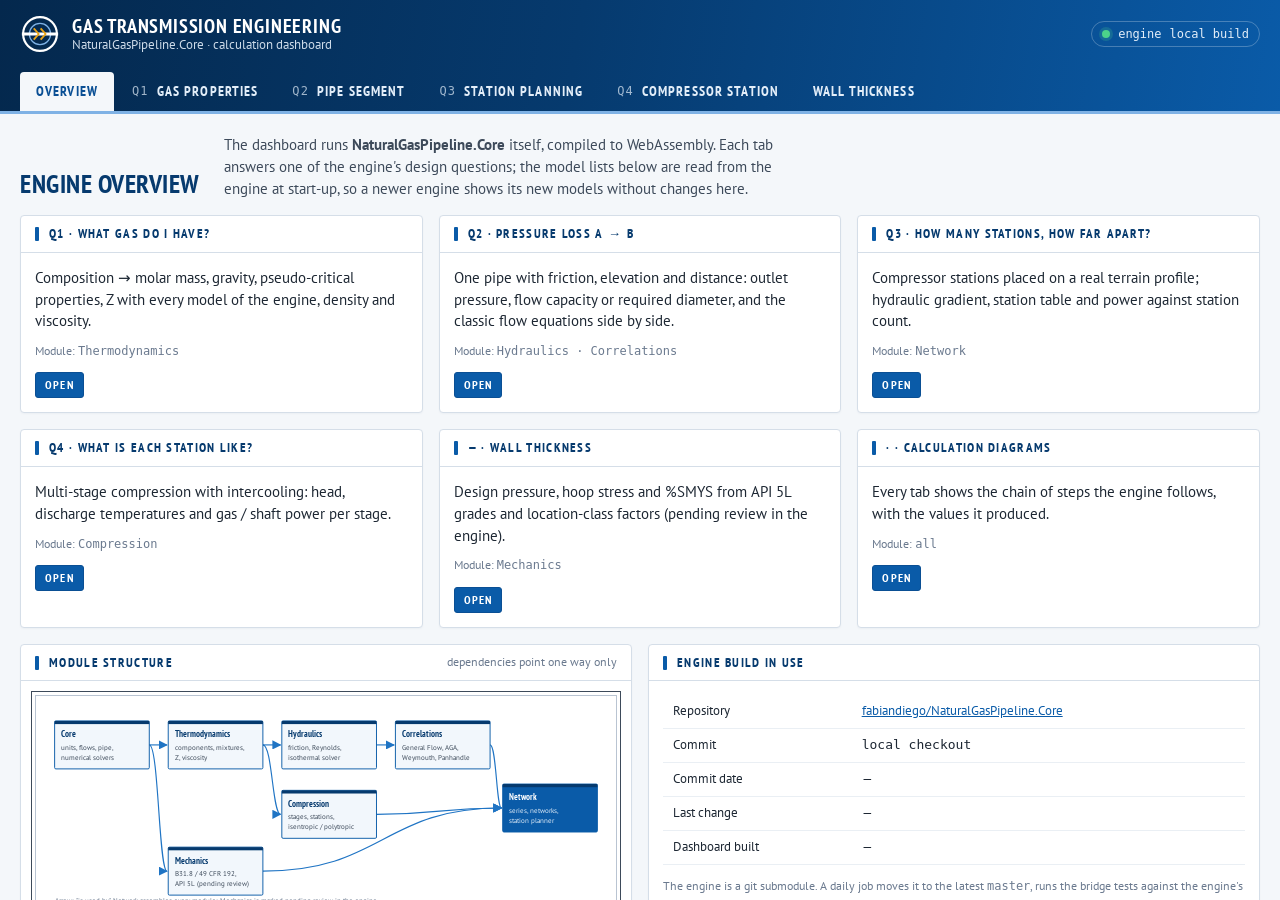
<file: src/NaturalGasPipeline.Dashboard/wwwroot/index.html>
<!DOCTYPE html>
<html lang="en">
<head>
    <meta charset="utf-8" />
    <meta name="viewport" content="width=device-width, initial-scale=1.0" />
    <title>Gas Transmission Dashboard</title>
    <base href="/" />
    <link rel="preconnect" href="https://fonts.googleapis.com" />
    <link rel="preconnect" href="https://fonts.gstatic.com" crossorigin />
    <link href="https://fonts.googleapis.com/css2?family=PT+Mono&family=PT+Sans+Narrow:wght@400;700&family=PT+Sans:ital,wght@0,400;0,700;1,400&display=swap" rel="stylesheet" />
    <link rel="stylesheet" href="css/app.css" />
    <link rel="icon" type="image/svg+xml" href="favicon.svg" />
</head>
<body>
    <div id="app">
        <div class="boot">
            <svg class="boot-mark" viewBox="0 0 64 64" aria-hidden="true"><circle cx="32" cy="32" r="28" fill="none" stroke="currentColor" stroke-width="4"/><path d="M6 32h52" stroke="currentColor" stroke-width="6"/><path d="M22 22l8 10-8 10M34 22l8 10-8 10" fill="none" stroke="#fff" stroke-width="3"/></svg>
            <div class="boot-title">Loading the calculation engine…</div>
            <div class="boot-sub">The engine runs in your browser (WebAssembly). First load downloads it once.</div>
        </div>
    </div>
    <div id="blazor-error-ui">
        An unhandled error has occurred. <a href="" class="reload">Reload</a>
        <a class="dismiss">🗙</a>
    </div>
    <script src="_framework/blazor.webassembly.js"></script>
</body>
</html>
</file>
<file: src/NaturalGasPipeline.Dashboard/wwwroot/css/app.css>
/*
  Visual language: industrial gas-transmission corporate style — deep
  corporate blue, white, steel greys, engineering-drawing frames. Original
  marks and palette; no third-party logo, wordmark or typeface is used.
  Fonts: PT Sans / PT Sans Narrow / PT Mono (ParaType, SIL Open Font License).
*/
:root {
  --blue-900: #04284d;
  --blue-800: #063a6e;
  --blue-700: #0a4f94;
  --blue-600: #0a5ba8;
  --blue-500: #1f74c4;
  --blue-300: #7fb2e5;
  --blue-100: #e3eef9;
  --blue-50:  #f2f7fc;
  --steel-900: #1d2733;
  --steel-700: #3d4a5a;
  --steel-500: #6b7a8f;
  --steel-300: #b9c4d2;
  --steel-200: #d5dee8;
  --steel-100: #eaeff4;
  --paper: #ffffff;
  --page: #f4f7fa;
  --flame: #e8a317;
  --ok: #1f8a4c;
  --warn: #b7791f;
  --bad: #c53030;
  --radius: 4px;
  --mono: "PT Mono", ui-monospace, "Cascadia Mono", Consolas, monospace;
  --sans: "PT Sans", "Segoe UI", system-ui, -apple-system, sans-serif;
  --narrow: "PT Sans Narrow", "Arial Narrow", "PT Sans", sans-serif;
}

* { box-sizing: border-box; }
html, body { margin: 0; padding: 0; }
body {
  background: var(--page);
  color: var(--steel-900);
  font: 15px/1.45 var(--sans);
  -webkit-font-smoothing: antialiased;
}
a { color: var(--blue-600); }
code, .num { font-family: var(--mono); font-variant-numeric: tabular-nums; }

/* ---------- Header ---------- */
.topbar {
  background: linear-gradient(100deg, var(--blue-900) 0%, var(--blue-800) 45%, var(--blue-600) 100%);
  color: #fff;
  border-bottom: 3px solid var(--blue-300);
}
.topbar-inner {
  max-width: 1320px; margin: 0 auto; padding: 14px 20px 0;
  display: flex; flex-wrap: wrap; align-items: center; gap: 12px 20px;
}
.brand { display: flex; align-items: center; gap: 12px; min-width: 0; }
.brand svg { width: 40px; height: 40px; flex: none; }
.brand-title { font: 700 20px/1.1 var(--narrow); letter-spacing: .04em; text-transform: uppercase; }
.brand-sub { font: 13px/1.2 var(--sans); color: var(--blue-100); opacity: .9; }
.engine-chip {
  margin-left: auto; display: flex; gap: 8px; align-items: center;
  font: 12px/1.2 var(--mono); color: var(--blue-100);
  border: 1px solid rgba(255,255,255,.25); border-radius: 999px; padding: 5px 10px;
}
.engine-chip .dot { width: 8px; height: 8px; border-radius: 50%; background: #4cd38a; box-shadow: 0 0 0 3px rgba(76,211,138,.2); }
.engine-chip a { color: #fff; }

.tabs {
  width: 100%; display: flex; gap: 2px; overflow-x: auto; scrollbar-width: none;
  margin-top: 6px;
}
.tabs::-webkit-scrollbar { display: none; }
.tab {
  flex: none; appearance: none; border: 0; cursor: pointer;
  background: transparent; color: var(--blue-100);
  font: 700 14px/1 var(--narrow); letter-spacing: .08em; text-transform: uppercase;
  padding: 12px 16px 13px; border-radius: var(--radius) var(--radius) 0 0;
  display: flex; align-items: center; gap: 8px;
}
.tab .q { font: 12px/1 var(--mono); opacity: .7; }
.tab:hover { background: rgba(255,255,255,.08); color: #fff; }
.tab.active { background: var(--page); color: var(--blue-700); }

/* ---------- Layout ---------- */
main { max-width: 1320px; margin: 0 auto; padding: 20px; }
.page-head { display: flex; flex-wrap: wrap; align-items: end; gap: 8px 24px; margin-bottom: 16px; }
.page-head h1 { margin: 0; font: 700 26px/1.15 var(--narrow); letter-spacing: .02em; color: var(--blue-800); text-transform: uppercase; }
.page-head p { margin: 0; color: var(--steel-700); max-width: 72ch; }
.grid { display: grid; gap: 16px; }
.cols-2 { grid-template-columns: minmax(300px, 380px) 1fr; }
.cols-3 { grid-template-columns: repeat(3, minmax(0, 1fr)); }
.cols-even { grid-template-columns: 1fr 1fr; }
@media (max-width: 1000px) { .cols-2, .cols-3, .cols-even { grid-template-columns: 1fr; } }
.stack { display: flex; flex-direction: column; gap: 16px; min-width: 0; }

.card {
  background: var(--paper); border: 1px solid var(--steel-200); border-radius: var(--radius);
  box-shadow: 0 1px 2px rgba(4,40,77,.04); min-width: 0;
}
.card-h {
  display: flex; align-items: center; gap: 10px; padding: 10px 14px;
  border-bottom: 1px solid var(--steel-200);
  font: 700 13px/1.2 var(--narrow); letter-spacing: .1em; text-transform: uppercase; color: var(--blue-800);
}
.card-h::before { content: ""; width: 4px; height: 14px; background: var(--blue-600); border-radius: 1px; }
.card-h .aside { margin-left: auto; font: 12px/1.2 var(--sans); letter-spacing: 0; text-transform: none; color: var(--steel-500); }
.card-b { padding: 14px; }
.card-b.flush { padding: 0; }

/* ---------- Forms ---------- */
.form { display: grid; grid-template-columns: 1fr 1fr; gap: 10px 12px; }
.form .full { grid-column: 1 / -1; }
.field { display: flex; flex-direction: column; gap: 4px; min-width: 0; }
.field label { font: 12px/1.2 var(--sans); color: var(--steel-700); }
.field label .u { color: var(--steel-500); }
.field input, .field select {
  width: 100%; font: 14px/1.2 var(--mono); color: var(--steel-900);
  padding: 7px 8px; border: 1px solid var(--steel-300); border-radius: 3px; background: #fff;
}
.field select { font-family: var(--sans); }
.field input:focus, .field select:focus { outline: 2px solid var(--blue-300); outline-offset: 0; border-color: var(--blue-500); }
.check { display: flex; align-items: center; gap: 8px; font-size: 13px; color: var(--steel-700); }
.section-label {
  grid-column: 1 / -1; margin-top: 6px; padding-top: 8px; border-top: 1px dashed var(--steel-200);
  font: 700 12px/1 var(--narrow); letter-spacing: .1em; text-transform: uppercase; color: var(--steel-500);
}
.btn {
  appearance: none; cursor: pointer; border: 1px solid var(--blue-700);
  background: var(--blue-600); color: #fff; border-radius: 3px;
  font: 700 13px/1 var(--narrow); letter-spacing: .1em; text-transform: uppercase; padding: 10px 14px;
}
.btn:hover { background: var(--blue-700); }
.btn:disabled { opacity: .6; cursor: progress; }
.btn.ghost { background: #fff; color: var(--blue-700); border-color: var(--steel-300); }
.btn.ghost:hover { background: var(--blue-50); }
.btn.sm { padding: 6px 9px; font-size: 12px; }
.actions { display: flex; flex-wrap: wrap; gap: 8px; align-items: center; }

/* ---------- Key figures ---------- */
.kpis { display: grid; grid-template-columns: repeat(auto-fit, minmax(150px, 1fr)); gap: 1px; background: var(--steel-200); }
.kpi { background: #fff; padding: 12px 14px; }
.kpi .k { font: 12px/1.2 var(--sans); color: var(--steel-500); }
.kpi .v { font: 700 24px/1.2 var(--mono); color: var(--blue-800); margin-top: 4px; white-space: nowrap; }
.kpi .v small { font: 13px var(--sans); color: var(--steel-500); margin-left: 4px; }
.kpi.hl { background: var(--blue-50); }
.kpi.hl .v { color: var(--blue-600); }

/* ---------- Tables ---------- */
.table-wrap { overflow-x: auto; }
table.data { width: 100%; border-collapse: collapse; font-size: 13px; }
table.data th {
  text-align: left; font: 700 11px/1.2 var(--narrow); letter-spacing: .08em; text-transform: uppercase;
  color: var(--steel-500); padding: 8px 10px; border-bottom: 1px solid var(--steel-300); background: var(--steel-100);
  white-space: nowrap;
}
table.data td { padding: 7px 10px; border-bottom: 1px solid var(--steel-100); vertical-align: top; }
table.data td.num, table.data th.num { text-align: right; font-family: var(--mono); white-space: nowrap; }
table.data tr.sel td { background: var(--blue-50); }
table.data tr:hover td { background: var(--blue-50); }
table.data input { width: 100%; min-width: 70px; font: 13px var(--mono); padding: 4px 6px; border: 1px solid var(--steel-300); border-radius: 3px; }

.tag { display: inline-block; font: 11px/1 var(--mono); padding: 3px 6px; border-radius: 2px; background: var(--steel-100); color: var(--steel-700); white-space: nowrap; }
.tag.ok { background: #e3f4ea; color: var(--ok); }
.tag.warn { background: #fbf1df; color: var(--warn); }
.tag.bad { background: #fbe4e4; color: var(--bad); }

.notes { margin: 0; padding: 0; list-style: none; font-size: 13px; }
.notes li { padding: 7px 10px 7px 30px; position: relative; border-bottom: 1px solid var(--steel-100); }
.notes li::before { content: "!"; position: absolute; left: 10px; top: 7px; width: 14px; height: 14px; border-radius: 50%; background: var(--warn); color: #fff; font: 700 10px/14px var(--sans); text-align: center; }
.notes.info li::before { content: "i"; background: var(--blue-500); }
.error-box { border: 1px solid #f1b5b5; background: #fdf2f2; color: var(--bad); padding: 10px 14px; border-radius: var(--radius); font-size: 14px; }
.muted { color: var(--steel-500); }
.small { font-size: 12px; }

/* ---------- Calculation flow ---------- */
.flow { display: flex; flex-wrap: wrap; align-items: stretch; gap: 0; padding: 14px; }
.flow-node {
  flex: 1 1 140px; min-width: 130px; max-width: 240px;
  border: 1px solid var(--blue-300); border-top: 3px solid var(--blue-600); background: var(--blue-50);
  border-radius: 2px; padding: 8px 10px; display: flex; flex-direction: column; gap: 3px;
}
.flow-node .t { font: 700 11px/1.2 var(--narrow); letter-spacing: .08em; text-transform: uppercase; color: var(--blue-700); }
.flow-node .f { font: 12px/1.35 var(--mono); color: var(--steel-700); }
.flow-node .r { font: 700 14px/1.2 var(--mono); color: var(--blue-900); margin-top: auto; padding-top: 4px; }
.flow-node.out { border-color: var(--blue-600); background: var(--blue-600); }
.flow-node.out .t, .flow-node.out .f, .flow-node.out .r { color: #fff; }
.flow-arrow { flex: 0 0 22px; display: flex; align-items: center; justify-content: center; color: var(--blue-500); }
.flow-arrow::before { content: ""; width: 0; height: 0; border-left: 8px solid currentColor; border-top: 6px solid transparent; border-bottom: 6px solid transparent; }
@media (max-width: 640px) {
  .flow { flex-direction: column; }
  .flow-node { max-width: none; }
  .flow-arrow { flex-basis: 18px; }
  .flow-arrow::before { border-left: 6px solid transparent; border-right: 6px solid transparent; border-top: 8px solid currentColor; border-bottom: 0; }
}

/* ---------- Drawing frame (engineering sheet) ---------- */
.sheet { position: relative; border: 1px solid var(--steel-700); margin: 10px; background: #fff; }
.sheet::before { content: ""; position: absolute; inset: 3px; border: 1px solid var(--steel-300); pointer-events: none; }
.sheet .stamp {
  position: absolute; right: 3px; bottom: 3px; display: grid; grid-template-columns: auto auto; font: 10px/1.2 var(--mono);
  border-left: 1px solid var(--steel-700); border-top: 1px solid var(--steel-700); background: #fff; color: var(--steel-700);
}
.sheet .stamp span { padding: 2px 6px; border-right: 1px solid var(--steel-300); border-bottom: 1px solid var(--steel-300); }
.sheet .stamp span:nth-child(odd) { color: var(--steel-500); }
.sheet svg { display: block; width: 100%; height: auto; }
.sheet .body { padding: 10px 10px 62px; }

/* ---------- Charts ---------- */
.chart { width: 100%; height: auto; display: block; font-family: var(--sans); }
.chart .axis { stroke: var(--steel-500); stroke-width: 1; }
.chart .grid { stroke: var(--steel-100); stroke-width: 1; }
.chart .grid.major { stroke: var(--steel-200); }
.chart .tick { fill: var(--steel-500); font: 11px var(--mono); }
.chart .alabel { fill: var(--steel-700); font: 12px var(--sans); }
.legend { display: flex; flex-wrap: wrap; gap: 4px 14px; padding: 4px 12px 10px; font-size: 12px; color: var(--steel-700); }
.legend i { display: inline-block; width: 16px; height: 3px; vertical-align: middle; margin-right: 6px; border-radius: 1px; }
.legend i.dash { background-image: linear-gradient(90deg, currentColor 60%, transparent 0) !important; background-size: 6px 3px; }

/* ---------- Boot / errors ---------- */
.boot { min-height: 100vh; display: flex; flex-direction: column; align-items: center; justify-content: center; gap: 10px; color: var(--blue-700); background: linear-gradient(180deg, var(--blue-50), #fff); text-align: center; padding: 20px; }
.boot-mark { width: 64px; height: 64px; animation: pulse 1.6s ease-in-out infinite; }
.boot-title { font: 700 18px var(--narrow); letter-spacing: .08em; text-transform: uppercase; }
.boot-sub { font-size: 13px; color: var(--steel-500); max-width: 40ch; }
@keyframes pulse { 50% { opacity: .45; } }
.busy { display: inline-flex; align-items: center; gap: 8px; color: var(--steel-500); font-size: 13px; }
.busy::before { content: ""; width: 14px; height: 14px; border-radius: 50%; border: 2px solid var(--blue-300); border-top-color: var(--blue-600); animation: spin .8s linear infinite; }
@keyframes spin { to { transform: rotate(360deg); } }
#blazor-error-ui { display: none; position: fixed; inset: auto 0 0 0; padding: 10px 16px; background: #fdf2f2; color: var(--bad); border-top: 2px solid var(--bad); z-index: 10; }
#blazor-error-ui .dismiss { float: right; cursor: pointer; }

footer.foot { max-width: 1320px; margin: 0 auto; padding: 8px 20px 30px; color: var(--steel-500); font-size: 12px; }
@media (max-width: 640px) {
  main { padding: 12px; }
  .topbar-inner { padding: 10px 12px 0; }
  .engine-chip { margin-left: 0; }
  .form { grid-template-columns: 1fr 1fr; }
  .kpi .v { font-size: 20px; }
}
</file>
